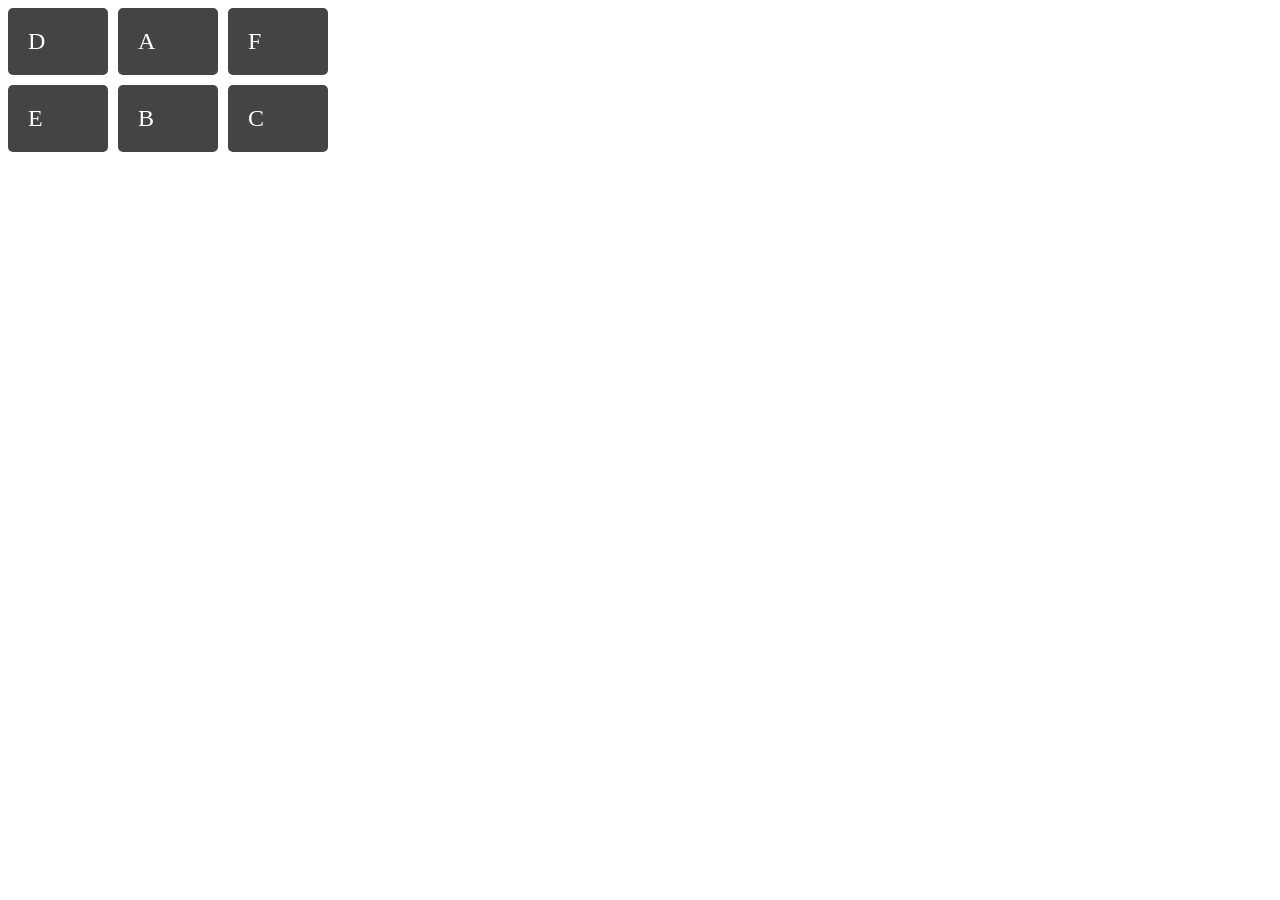
<file: index.html>
<!doctype html>
<html lang="en">
  <head>
    <meta charset="UTF-8" />
    <meta name="viewport" content="width=device-width, initial-scale=1.0" />
    <title>Timi 7</title>
    <link rel="stylesheet" href="styles.css" />
  </head>
  <body>
    <div class="container">
      <div class="box a">A</div>
      <div class="box b">B</div>
      <div class="box c">C</div>
      <div class="box d">D</div>
      <div class="box e">E</div>
      <div class="box f">F</div>
    </div>
  </body>
</html>
</file>
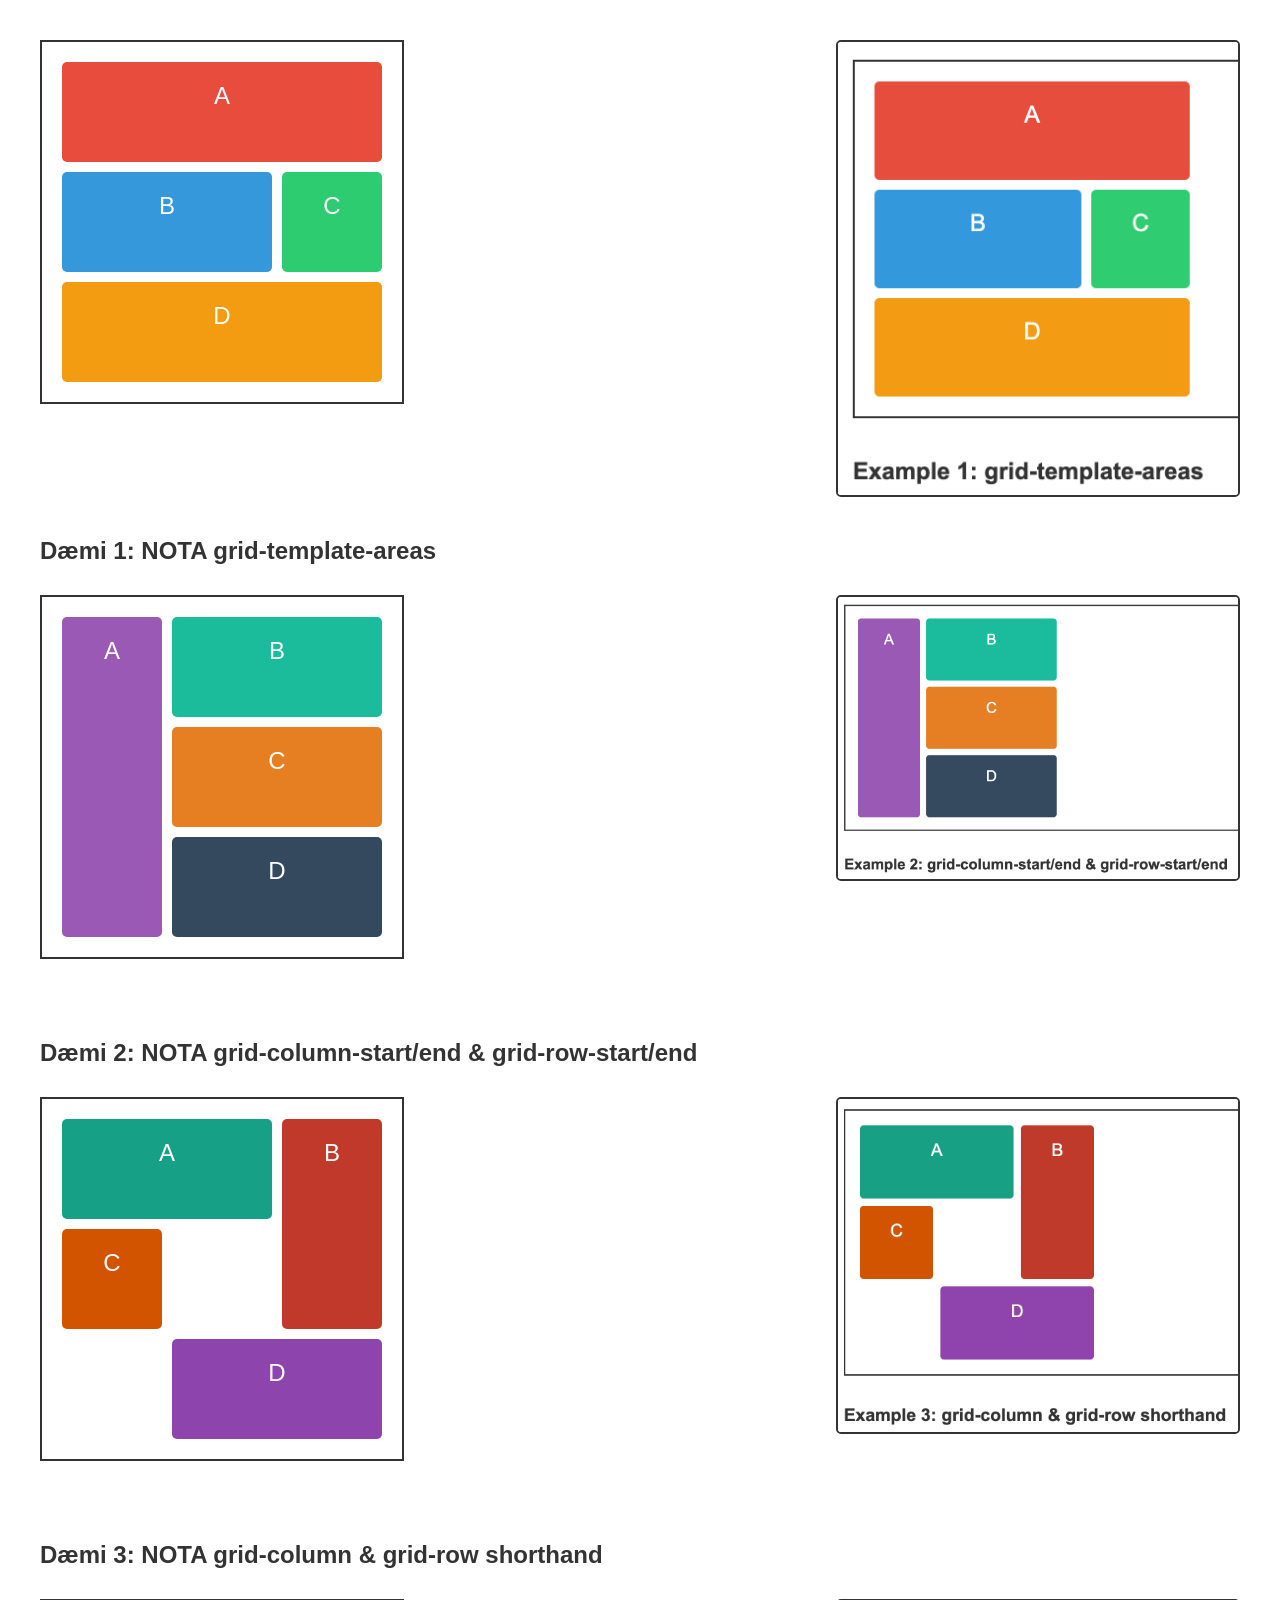
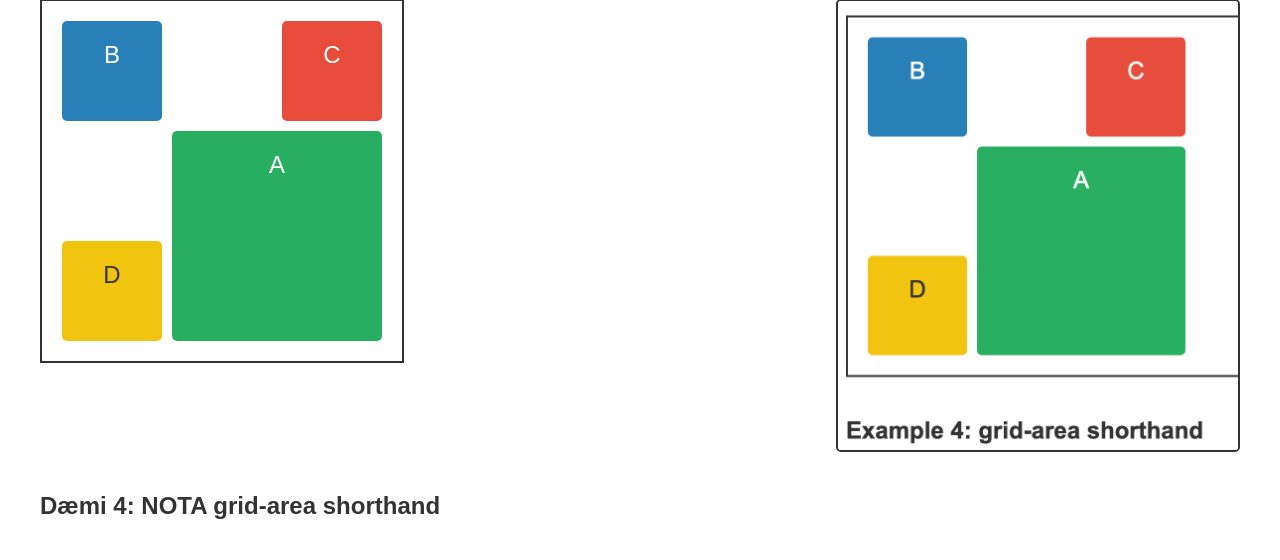
<file: timaverkefni7/timaverkefniGrid.html>
<!doctype html>
<html lang="en">
  <head>
    <meta charset="UTF-8" />
    <meta name="viewport" content="width=device-width, initial-scale=1.0" />
    <title>Tímaverkefni í grid</title>
    <link rel="stylesheet" href="timaverkefniStyles.css" />
  </head>
  <body>
    <!-- Dæmi 1: NOTA grid-template-areas -->
    <div class="example-container">
      <div class="wrapper wrapper1">
        <div class="box a">A</div>
        <div class="box b">B</div>
        <div class="box c">C</div>
        <div class="box d">D</div>
      </div>
      <img src="example1.png" alt="Dæmi 1: grid-template-areas skipan" />
    </div>
    <h2>Dæmi 1: NOTA grid-template-areas</h2>

    <!-- Dæmi 2: NOTA grid-column-start/end og grid-row-start/end -->
    <div class="example-container">
      <div class="wrapper wrapper2">
        <div class="box a">A</div>
        <div class="box b">B</div>
        <div class="box c">C</div>
        <div class="box d">D</div>
      </div>
      <img
        src="example2.png"
        alt="Dæmi 2: grid-column-start/end & grid-row-start/end skipan"
      />
    </div>
    <h2>Dæmi 2: NOTA grid-column-start/end & grid-row-start/end</h2>

    <!-- Dæmi 3: NOTA grid-column og grid-row shorthand -->
    <div class="example-container">
      <div class="wrapper wrapper3">
        <div class="box a">A</div>
        <div class="box b">B</div>
        <div class="box c">C</div>
        <div class="box d">D</div>
      </div>
      <img
        src="example3.png"
        alt="Dæmi 3: grid-column & grid-row shorthand skipan"
      />
    </div>
    <h2>Dæmi 3: NOTA grid-column & grid-row shorthand</h2>

    <!-- Dæmi 4: NOTA grid-area shorthand -->
    <div class="example-container">
      <div class="wrapper wrapper4">
        <div class="box a">A</div>
        <div class="box b">B</div>
        <div class="box c">C</div>
        <div class="box d">D</div>
      </div>
      <img src="example4.png" alt="Dæmi 4: grid-area shorthand skipan" />
    </div>
    <h2>Dæmi 4: NOTA grid-area shorthand</h2>
  </body>
</html>
</file>
<file: styles.css>
.container {
  display: grid;
  grid-template-columns: 100px 100px 100px;
  gap: 10px;
}

.box {
  background-color: #444;
  color: #fff;
  border-radius: 5px;
  padding: 20px;
  font-size: 150%;
}
.a {
  /* Hafa sem nr 2 */
  grid-column-start: 2;
  grid-column-end: 3;
  grid-row-start: 1;
  grid-row-end: 2;
}

.b {
  /* Hafa sem nr 5*/
  grid-column-start: 2;
  grid-column-end: 3;
  grid-row-start: 2;
  grid-row-end: 3;
}

.c {
  /* Hafa sem nr 6 */
  grid-column-start: 3;
  grid-column-end: 4;
  grid-row-start: 2;
  grid-row-end: 3;
}

.d {
  /* Hafa sem nr 1 */
  grid-column-start: 1;
  grid-column-end: 2;
  grid-row-start: 1;
  grid-row-end: 2;
}

.e {
  /* Hafa sem nr 4 */
  grid-column-start: 1;
  grid-column-end: 2;
  grid-row-start: 2;
  grid-row-end: 3;
}

.f {
  /* Hafa sem nr 3 */
  grid-column-start: 3;
  grid-column-end: 4;
  grid-row-start: 1;
  grid-row-end: 2;
}
</file>
<file: timaverkefni7/timaverkefniStyles.css>
body {
  margin: 40px;
  font-family: Arial, sans-serif;
}

.wrapper {
  display: grid;
  grid-gap: 10px;
  background-color: #fff;
  color: #444;
  margin-bottom: 40px;
  padding: 20px;
  border: 2px solid #333;
}

.box {
  background-color: #444;
  color: #fff;
  border-radius: 5px;
  padding: 20px;
  font-size: 150%;
  text-align: center;
}

/* Dæmi 1: NOTA grid-template-areas - Skipan: A fullur breidd efst, B og C hlið við hlið, D fullur breidd neðst */
.wrapper1 {
  grid-template-columns: repeat(3, 100px);
  grid-template-rows: repeat(3, 100px);
  /* Bæta hér inni grid-template-areas */
  grid-template-areas:
    "a a a"
    "b b c"
    "d d d";
}

.wrapper1 .a {
  /* Bæta hér inni - nota grid-area */
  background-color: #e74c3c;
  grid-area: a;
}
.wrapper1 .b {
  /* Bæta hér inni - nota grid-area */
  background-color: #3498db;
  grid-area: b;
}
.wrapper1 .c {
  /* Bæta hér inni - nota grid-area */
  background-color: #2ecc71;
  grid-area: c;
}
.wrapper1 .d {
  /* Bæta hér inni - nota grid-area */
  background-color: #f39c12;
  grid-area: d;
}

/* Dæmi 2: NOTA grid-column-start/end og grid-row-start/end - Skipan: A vinstri dálkur, B/C/D staflað hægra megin */
.wrapper2 {
  grid-template-columns: repeat(3, 100px);
  grid-template-rows: repeat(3, 100px);
  grid-template-areas: "a b b" "a c c" "a d d";
}

.wrapper2 .a {
  /* Bæta hér inni - nota grid-column-start, grid-column-end, grid-row-start, grid-row-end */
  background-color: #9b59b6;
  grid-area: a;
}
.wrapper2 .b {
  /* Bæta hér inni - nota grid-column-start, grid-column-end, grid-row-start, grid-row-end */
  background-color: #1abc9c;
  grid-area: b;
}
.wrapper2 .c {
  /* Bæta hér inni - nota grid-column-start, grid-column-end, grid-row-start, grid-row-end */
  background-color: #e67e22;
  grid-area: c;
}
.wrapper2 .d {
  /* Bæta hér inni - nota grid-column-start, grid-column-end, grid-row-start, grid-row-end */
  background-color: #34495e;
  grid-area: d;
}

/* Dæmi 3: NOTA grid-column og grid-row shorthand - Skipan: A efst vinstra 2x1, B efst hægra, C miðja vinstra, D spannar neðstu 2 dálka */
.wrapper3 {
  grid-template-columns: repeat(3, 100px);
  grid-template-rows: repeat(3, 100px);
}

.wrapper3 .a {
  /* Bæta hér inni - nota grid-column og grid-row */
  grid-column: 1 / 3;
  grid-row: 1 / 2;
  background-color: #16a085;
}
.wrapper3 .b {
  /* Bæta hér inni - nota grid-column og grid-row */
  grid-column: 3 / 4;
  grid-row: 1 / 3;
  background-color: #c0392b;
}
.wrapper3 .c {
  /* Bæta hér inni - nota grid-column og grid-row */
  grid-column: 1 / 2;
  grid-row: 2 / 3;
  background-color: #d35400;
}
.wrapper3 .d {
  /* Bæta hér inni - nota grid-column og grid-row */
  grid-column: 2 / 4;
  grid-row: 3 / 4;
  background-color: #8e44ad;
}

/* Dæmi 4: NOTA grid-area shorthand - Skipan: A miðja 2x2, B efst vinstra, C efst hægra, D neðst vinstra */
.wrapper4 {
  grid-template-columns: repeat(3, 100px);
  grid-template-rows: repeat(3, 100px);
}

.wrapper4 .a {
  /* Bæta hér inni - nota grid-area */
  grid-area: 2 / 2 / 4 / 4;
  background-color: #27ae60;
}
.wrapper4 .b {
  /* Bæta hér inni - nota grid-area */
  grid-area: 1 / 1 / 1 / 1;
  background-color: #2980b9;
}
.wrapper4 .c {
  /* Bæta hér inni - nota grid-area */
  grid-area: 2 / 3 / 1 / 4;
  background-color: #e74c3c;
}
.wrapper4 .d {
  /* Bæta hér inni - nota grid-area */
  grid-area: 3 / 1 / 4 / 2;
  background-color: #f1c40f;
  color: #333;
}

h2 {
  margin-top: 10px;
  margin-bottom: 30px;
  color: #333;
}

.example-container {
  display: flex;
  justify-content: space-between;
  gap: 20px;
  align-items: flex-start;
  margin-bottom: 40px;
}

.example-container img {
  max-width: 400px;
  border: 2px solid #333;
  border-radius: 5px;
}
</file>
